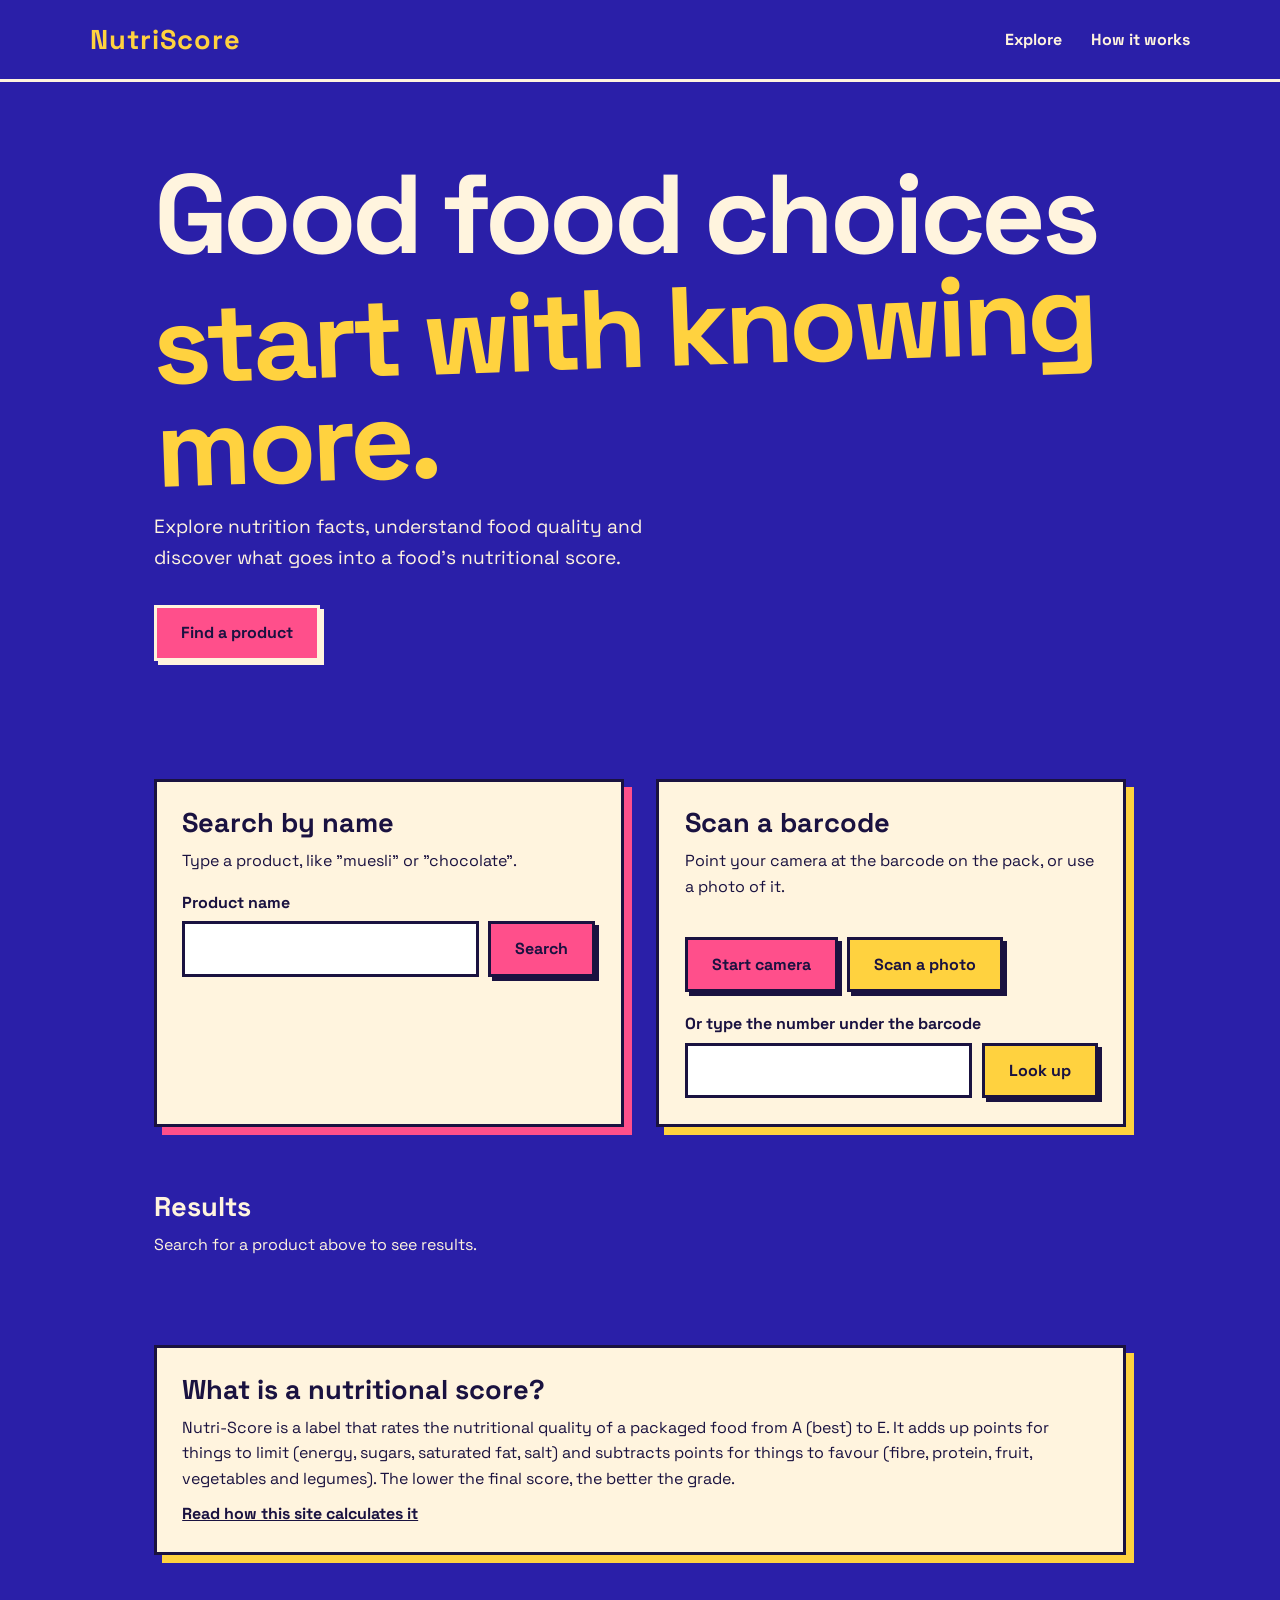
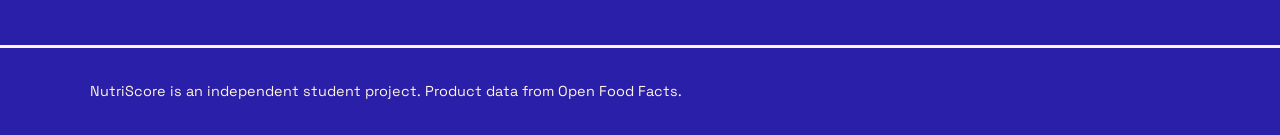
<file: frontend/index.html>
<!DOCTYPE html>
<html lang="en">
<head>
  <meta charset="utf-8">
  <meta name="viewport" content="width=device-width, initial-scale=1">
  <title>NutriScore - explore food nutrition</title>
  <link rel="preconnect" href="https://fonts.googleapis.com">
  <link rel="preconnect" href="https://fonts.gstatic.com" crossorigin>
  <link href="https://fonts.googleapis.com/css2?family=Space+Grotesk:wght@500;700&display=swap" rel="stylesheet">
  <link rel="stylesheet" href="css/style.css">
</head>
<body>
  <header class="site-header">
    <a class="wordmark" href="index.html">NutriScore</a>
    <nav aria-label="Main">
      <a href="index.html#find">Explore</a>
      <a href="about.html">How it works</a>
    </nav>
  </header>

  <main>
    <section class="hero">
      <h1>Good food choices<span>start with knowing more.</span></h1>
      <p class="lead">Explore nutrition facts, understand food quality and discover what goes into a food's nutritional score.</p>
      <a class="btn" href="#find">Find a product</a>
    </section>

    <!-- Two ways to find a product: by name, or by scanning its barcode -->
    <section id="find" class="grid two" aria-label="Find a product">
      <div class="card">
        <h2>Search by name</h2>
        <p>Type a product, like "muesli" or "chocolate".</p>
        <form id="name-form">
          <label for="q">Product name</label>
          <div class="row">
            <input id="q" name="q" type="search" minlength="2" maxlength="100" required>
            <button class="btn" type="submit">Search</button>
          </div>
        </form>
      </div>

      <div class="card sun">
        <h2>Scan a barcode</h2>
        <p>Point your camera at the barcode on the pack, or use a photo of it.</p>
        <div id="reader" class="reader"></div>
        <p id="scan-status" role="status" aria-live="polite"></p>
        <div class="buttons">
          <button id="scan-toggle" class="btn" type="button">Start camera</button>
          <button id="scan-photo-btn" class="btn alt" type="button">Scan a photo</button>
          <input id="scan-photo" type="file" accept="image/*" hidden>
        </div>
        <form id="barcode-form">
          <label for="barcode">Or type the number under the barcode</label>
          <div class="row">
            <input id="barcode" name="barcode" type="text" inputmode="numeric" pattern="[0-9]{8,14}" maxlength="14" required>
            <button class="btn alt" type="submit">Look up</button>
          </div>
        </form>
      </div>
    </section>

    <section aria-labelledby="results-heading">
      <h2 id="results-heading" tabindex="-1">Results</h2>
      <p id="status" role="status" aria-live="polite"></p>
      <ul id="results" class="grid"></ul>
      <nav id="pager" aria-label="Result pages" hidden>
        <button id="prev" class="btn alt" type="button">Previous</button>
        <span id="page-label"></span>
        <button id="next" class="btn alt" type="button">Next</button>
      </nav>
    </section>

    <section class="card sun">
      <h2>What is a nutritional score?</h2>
      <p>Nutri-Score is a label that rates the nutritional quality of a packaged food from A (best) to E. It adds up points for things to limit (energy, sugars, saturated fat, salt) and subtracts points for things to favour (fibre, protein, fruit, vegetables and legumes). The lower the final score, the better the grade.</p>
      <p><a href="about.html"><b>Read how this site calculates it</b></a></p>
    </section>
  </main>

  <footer class="site-footer">NutriScore is an independent student project. Product data from Open Food Facts.</footer>

  <!-- One reusable block per search result. search.js copies it for every product. -->
  <template id="result-template">
    <li class="card result">
      <a class="result-link" href="#">
        <img class="result-img" alt="" width="96" height="96">
        <div>
          <h3 class="result-name"></h3>
          <p class="result-brand"></p>
          <p class="result-category"></p>
          <p class="result-source-grade"></p>
        </div>
      </a>
    </li>
  </template>

  <script src="js/lib/html5-qrcode.min.js"></script>
  <script src="js/api.js"></script>
  <script src="js/search.js"></script>
  <script src="js/scanner.js"></script>
</body>
</html>
</file>
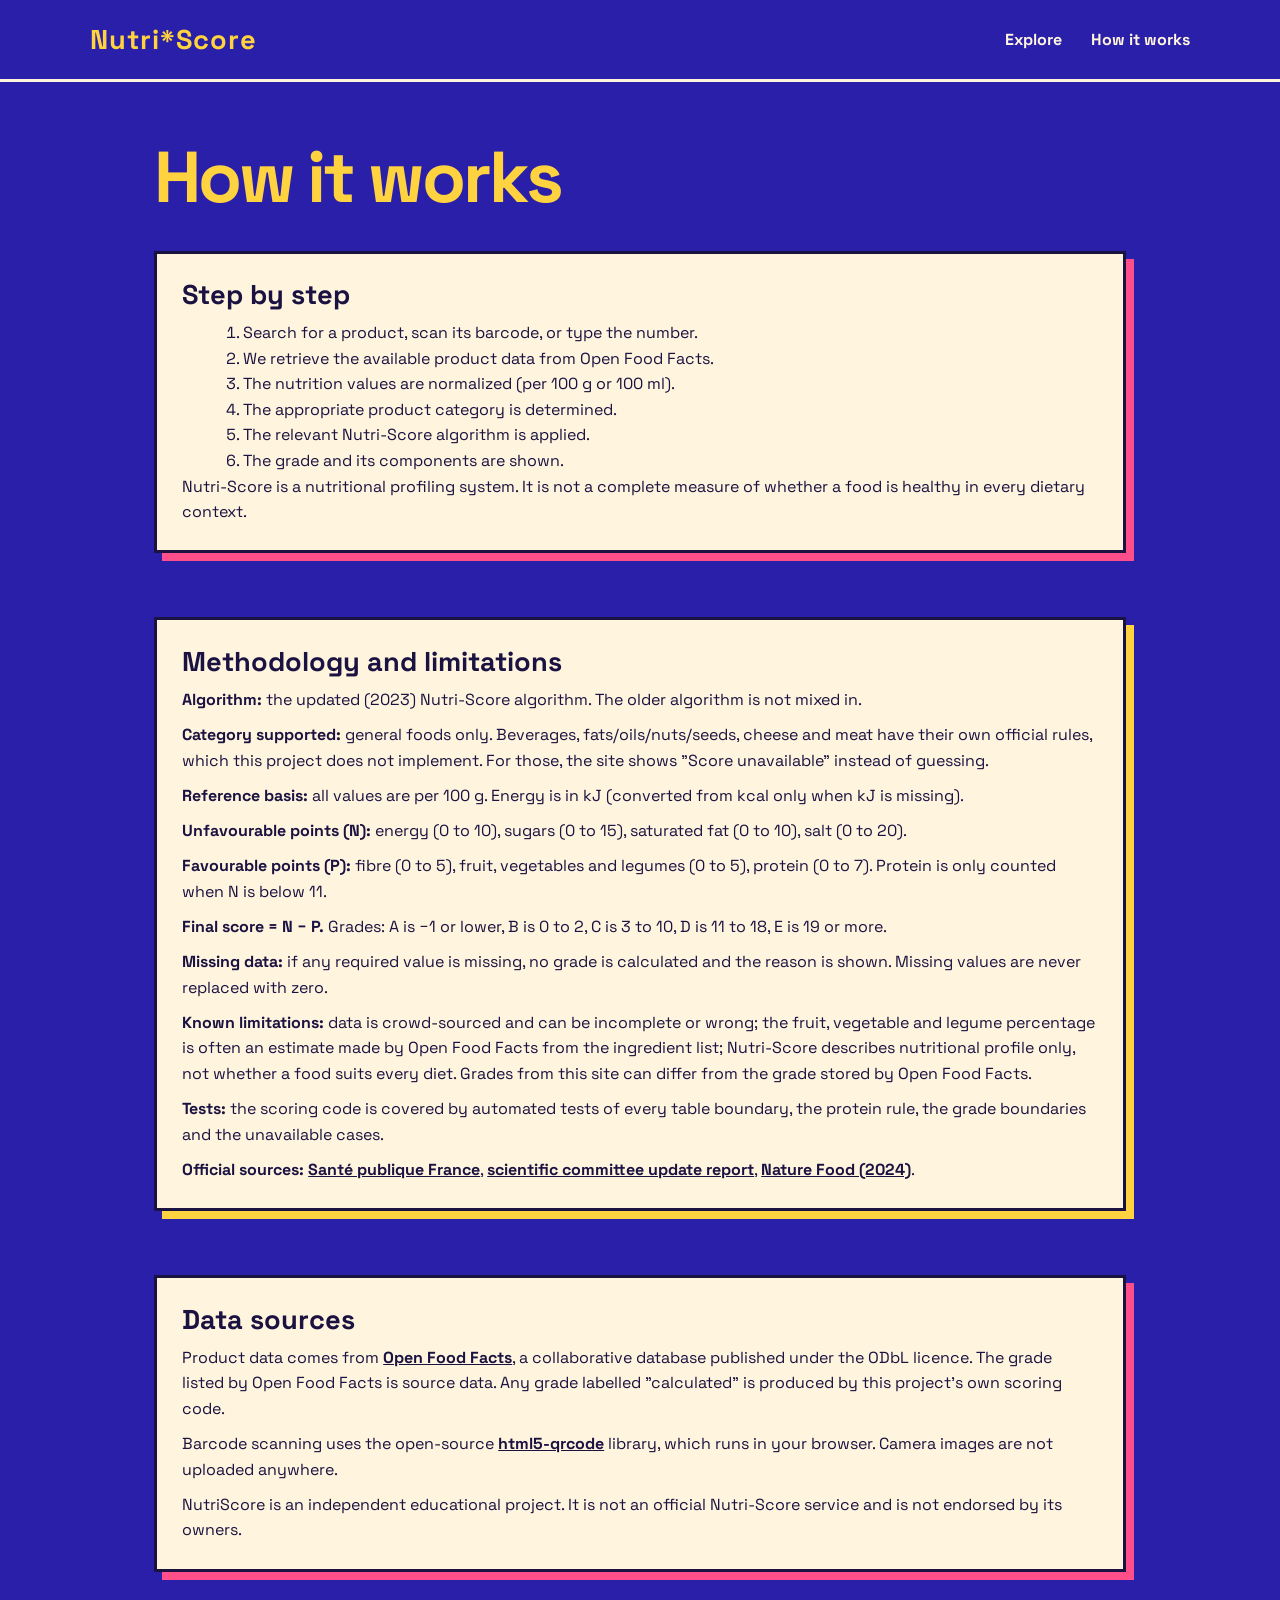
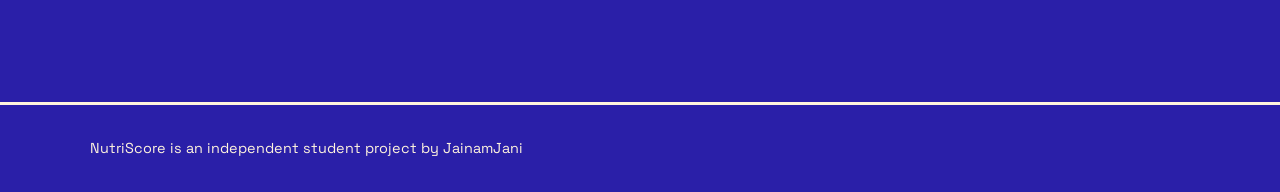
<file: frontend/about.html>
<!DOCTYPE html>
<html lang="en">
<head>
  <meta charset="utf-8">
  <meta name="viewport" content="width=device-width, initial-scale=1">
  <title>How it works - NutriScore</title>
  <link rel="preconnect" href="https://fonts.googleapis.com">
  <link rel="preconnect" href="https://fonts.gstatic.com" crossorigin>
  <link href="https://fonts.googleapis.com/css2?family=Space+Grotesk:wght@500;700&display=swap" rel="stylesheet">
  <link rel="stylesheet" href="css/style.css">
</head>
<body>
  <header class="site-header">
    <a class="wordmark" href="index.html">Nutri*Score</a>
    <nav aria-label="Main">
      <a href="index.html#find">Explore</a>
      <a href="about.html">How it works</a>
    </nav>
  </header>

  <main class="prose">
    <h1>How it works</h1>

    <section class="card">
      <h2>Step by step</h2>
      <ol>
        <li>Search for a product, scan its barcode, or type the number.</li>
        <li>We retrieve the available product data from Open Food Facts.</li>
        <li>The nutrition values are normalized (per 100 g or 100 ml).</li>
        <li>The appropriate product category is determined.</li>
        <li>The relevant Nutri-Score algorithm is applied.</li>
        <li>The grade and its components are shown.</li>
      </ol>
      <p>Nutri-Score is a nutritional profiling system. It is not a complete measure of whether a food is healthy in every dietary context.</p>
    </section>

    <section class="card sun">
      <h2>Methodology and limitations</h2>
      <p><b>Algorithm:</b> the updated (2023) Nutri-Score algorithm. The older algorithm is not mixed in.</p>
      <p><b>Category supported:</b> general foods only. Beverages, fats/oils/nuts/seeds, cheese and meat have their own official rules, which this project does not implement. For those, the site shows "Score unavailable" instead of guessing.</p>
      <p><b>Reference basis:</b> all values are per 100 g. Energy is in kJ (converted from kcal only when kJ is missing).</p>
      <p><b>Unfavourable points (N):</b> energy (0 to 10), sugars (0 to 15), saturated fat (0 to 10), salt (0 to 20).</p>
      <p><b>Favourable points (P):</b> fibre (0 to 5), fruit, vegetables and legumes (0 to 5), protein (0 to 7). Protein is only counted when N is below 11.</p>
      <p><b>Final score = N &minus; P.</b> Grades: A is &minus;1 or lower, B is 0 to 2, C is 3 to 10, D is 11 to 18, E is 19 or more.</p>
      <p><b>Missing data:</b> if any required value is missing, no grade is calculated and the reason is shown. Missing values are never replaced with zero.</p>
      <p><b>Known limitations:</b> data is crowd-sourced and can be incomplete or wrong; the fruit, vegetable and legume percentage is often an estimate made by Open Food Facts from the ingredient list; Nutri-Score describes nutritional profile only, not whether a food suits every diet. Grades from this site can differ from the grade stored by Open Food Facts.</p>
      <p><b>Tests:</b> the scoring code is covered by automated tests of every table boundary, the protein rule, the grade boundaries and the unavailable cases.</p>
      <p><b>Official sources:</b>
        <a href="https://www.santepubliquefrance.fr/en/nutri-score">Sant&eacute; publique France</a>,
        <a href="https://www.blv.admin.ch/dam/fr/sd-web/gIxXfypDnYOO/aktuelisierungsbericht-gremiums-nutri-score-2022-en.pdf">scientific committee update report</a>,
        <a href="https://www.nature.com/articles/s43016-024-00920-3">Nature Food (2024)</a>.</p>
    </section>

    <section class="card">
      <h2>Data sources</h2>
      <p>Product data comes from <a href="https://world.openfoodfacts.org">Open Food Facts</a>, a collaborative database published under the ODbL licence. The grade listed by Open Food Facts is source data. Any grade labelled "calculated" is produced by this project's own scoring code.</p>
      <p>Barcode scanning uses the open-source <a href="https://github.com/mebjas/html5-qrcode">html5-qrcode</a> library, which runs in your browser. Camera images are not uploaded anywhere.</p>
      <p>NutriScore is an independent educational project. It is not an official Nutri-Score service and is not endorsed by its owners.</p>
    </section>
  </main>

  <footer class="site-footer">NutriScore is an independent student project by JainamJani</footer>
</body>
</html>
</file>
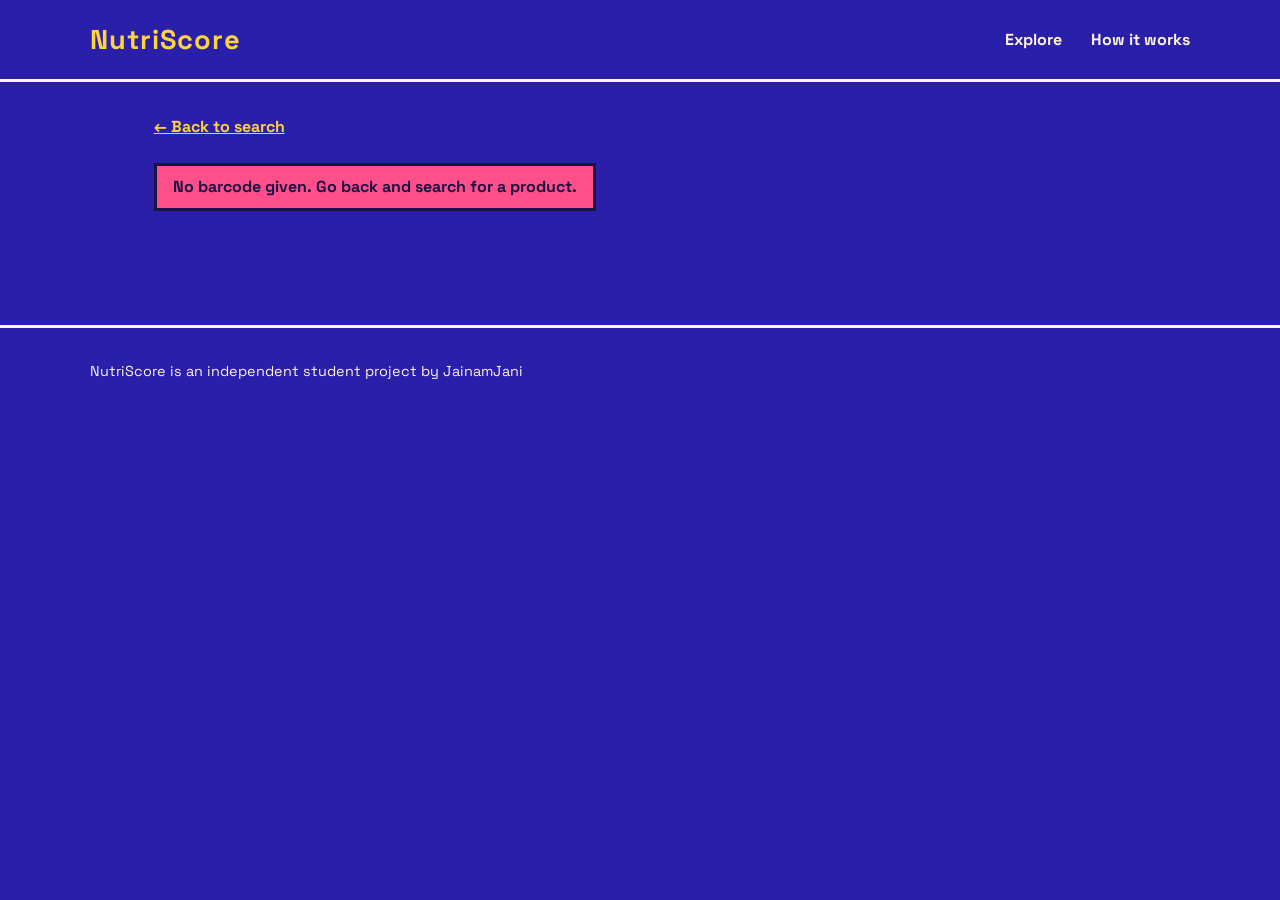
<file: frontend/product.html>
<!DOCTYPE html>
<html lang="en">
<head>
  <meta charset="utf-8">
  <meta name="viewport" content="width=device-width, initial-scale=1">
  <title>Product analysis - NutriScore</title>
  <link rel="preconnect" href="https://fonts.googleapis.com">
  <link rel="preconnect" href="https://fonts.gstatic.com" crossorigin>
  <link href="https://fonts.googleapis.com/css2?family=Space+Grotesk:wght@500;700&display=swap" rel="stylesheet">
  <link rel="stylesheet" href="css/style.css">
</head>
<body>
  <header class="site-header">
    <a class="wordmark" href="index.html">NutriScore</a>
    <nav aria-label="Main">
      <a href="index.html#find">Explore</a>
      <a href="about.html">How it works</a>
    </nav>
  </header>

  <main>
    <p class="back"><a href="index.html#find">&larr; Back to search</a></p>
    <p id="status" role="status" aria-live="polite"></p>

    <article id="product" hidden>
      <div class="product-head">
        <img id="product-image" alt="" hidden>
        <div>
          <h1 id="product-name"></h1>
          <p class="meta" id="product-brand"></p>
          <p class="meta" id="product-category"></p>
          <p class="meta">Barcode: <span id="product-barcode"></span></p>
        </div>
      </div>

      <section aria-labelledby="score-heading">
        <h2 id="score-heading">Scores</h2>
        <!-- Two separate blocks: never show the Open Food Facts grade as ours. -->
        <div class="grid two">
          <div class="card" id="calculated-grade">
            <h3>Calculated by NutriScore</h3>
            <p class="value">Score unavailable</p>
            <p class="reason"></p>
            <ul id="breakdown" hidden></ul>
          </div>
          <div class="card sun" id="source-grade">
            <h3>Listed by Open Food Facts</h3>
            <p class="value">Not provided</p>
          </div>
        </div>
      </section>

      <section aria-labelledby="nutrition-heading">
        <h2 id="nutrition-heading">Nutrition per 100 g / 100 ml</h2>
        <div class="card">
          <table>
            <thead><tr><th scope="col">Nutrient</th><th scope="col">Amount</th></tr></thead>
            <tbody id="nutrition-body"></tbody>
          </table>
          <p id="completeness"></p>
        </div>
      </section>

      <section aria-labelledby="ingredients-heading">
        <h2 id="ingredients-heading">Ingredients</h2>
        <div class="card sun"><p id="ingredients"></p></div>
      </section>

      <p class="attribution">Data: <a id="source-link" href="https://world.openfoodfacts.org">Open Food Facts</a> (ODbL licence).</p>
    </article>
  </main>

  <footer class="site-footer">NutriScore is an independent student project by JainamJani</footer>

  <script src="js/api.js"></script>
  <script src="js/product.js"></script>
</body>
</html>
</file>
<file: frontend/css/style.css>
/* NutriScore styles. Same look as the Practical Set: blue, pink and yellow, hard shadows. */
:root {
  --bg: #2a1fa8;        /* page blue */
  --ink: #fff4de;       /* cream (text on blue, card background) */
  --dark: #1a1240;      /* text on cards, borders */
  --pop: #ff4f8b;       /* pink */
  --sun: #ffd23f;       /* yellow */
  --muted: #4b4470;
  --pad: 7vw;
  --font: "Space Grotesk", system-ui, -apple-system, "Segoe UI", sans-serif;
}
* { box-sizing: border-box; margin: 0; }
[hidden] { display: none !important; }
body { font-family: var(--font); background: var(--bg); color: var(--ink); line-height: 1.6; }
a { color: inherit; }
:focus-visible { outline: 3px solid var(--sun); outline-offset: 3px; }
.card :focus-visible { outline-color: var(--dark); }

h1, h2, h3 { line-height: 1.15; }
h2 { font-size: 1.7rem; margin-bottom: .6rem; }
h3 { font-size: 1.1rem; }

/* ---------- Header / footer ---------- */
.site-header { display: flex; justify-content: space-between; align-items: center; flex-wrap: wrap; gap: .5rem;
  padding: 1.1rem var(--pad); border-bottom: 3px solid var(--ink); }
.wordmark { font-size: 1.7rem; font-weight: 800; letter-spacing: .04em; color: var(--sun); text-decoration: none; }
.site-header nav a { margin-left: 1.6rem; font-weight: 700; text-decoration: none; }
.site-header nav a:hover { color: var(--sun); }
main { max-width: 72rem; margin: 0 auto; padding: 0 var(--pad) 10vh; }
.site-footer { padding: 2rem var(--pad); border-top: 3px solid var(--ink); font-size: .9rem; }

/* ---------- Hero ---------- */
.hero { padding: 9vh 0 6vh; }
.hero h1 { font-size: clamp(2.8rem, 10vw, 7rem); line-height: .92; letter-spacing: -.04em; }
.hero h1 span { display: block; color: var(--sun); transform: rotate(-2deg); margin-top: .1em; }
.lead { max-width: 42ch; margin-top: 1.8rem; font-size: 1.2rem; }

/* ---------- Buttons ---------- */
.btn { display: inline-block; padding: .75rem 1.5rem; font: inherit; font-weight: 700; cursor: pointer;
  background: var(--pop); color: var(--dark); text-decoration: none; border: 3px solid var(--dark);
  box-shadow: 4px 4px 0 var(--dark); transition: .15s; }
.btn:hover:not(:disabled) { background: var(--sun); transform: translate(-2px, -2px); box-shadow: 6px 6px 0 var(--dark); }
.btn:disabled { opacity: .45; cursor: default; box-shadow: none; }
.btn.alt { background: var(--sun); }
.btn.alt:hover:not(:disabled) { background: var(--pop); }
.hero .btn { margin-top: 2rem; border-color: var(--ink); box-shadow: 4px 4px 0 var(--ink); }

/* ---------- Cards and grids ---------- */
.card { background: var(--ink); color: var(--dark); padding: 1.6rem; border: 3px solid var(--dark); box-shadow: 8px 8px 0 var(--pop); }
.card.sun { box-shadow: 8px 8px 0 var(--sun); }
.card p + p { margin-top: .6rem; }
.grid { display: grid; grid-template-columns: repeat(auto-fit, minmax(260px, 1fr)); gap: 2rem; list-style: none; padding: 0; }
.grid.two { grid-template-columns: repeat(auto-fit, minmax(300px, 1fr)); }
section + section { margin-top: 4rem; }

/* ---------- Forms ---------- */
label { display: block; font-weight: 700; margin-bottom: .35rem; }
.row { display: flex; gap: .6rem; }
input[type="search"], input[type="text"] { flex: 1; min-width: 0; padding: .7rem .8rem; font: inherit; color: var(--dark);
  background: #fff; border: 3px solid var(--dark); }
.buttons { display: flex; flex-wrap: wrap; gap: .6rem; margin: .9rem 0 1.2rem; }
.card form { margin-top: 1rem; }

/* ---------- Scanner ---------- */
.reader { margin-top: 1rem; border: 3px solid var(--dark); background: #000; overflow: hidden; }
.reader:empty { display: none; }
.reader video { width: 100%; }
#scan-status { min-height: 1.5em; font-size: .95rem; }
#scan-status.error { color: #b3123f; font-weight: 700; }

/* ---------- Results ---------- */
#status { min-height: 1.6em; margin: .5rem 0 1.5rem; }
#status.error { display: inline-block; padding: .5rem 1rem; background: var(--pop); color: var(--dark); font-weight: 700; border: 3px solid var(--dark); }
.result { padding: 0; transition: .2s; }
.result:hover { transform: translate(-4px, -4px); box-shadow: 12px 12px 0 var(--pop); }
.result-link { display: flex; gap: 1rem; align-items: center; padding: 1.2rem; color: inherit; text-decoration: none; }
.result-img { width: 96px; height: 96px; object-fit: contain; background: #fff; border: 3px solid var(--dark); flex: none; }
.result-name { font-size: 1.1rem; margin-bottom: .2rem; }
.result-brand, .result-category { font-size: .9rem; color: var(--muted); }
.result-source-grade { margin-top: .4rem; font-size: .85rem; }
#pager { display: flex; align-items: center; gap: 1rem; margin-top: 2rem; }

/* ---------- Grade letters (A best -> E worst) ---------- */
.grade { display: inline-block; min-width: 2.2rem; padding: 0 .55rem; text-align: center; font-weight: 700;
  color: var(--dark); border: 3px solid var(--dark); background: #ddd; }
.grade-a { background: #3ddc84; } .grade-b { background: #b8e53b; } .grade-c { background: var(--sun); }
.grade-d { background: #ff9f43; } .grade-e { background: var(--pop); }
.grade-big { font-size: 3rem; line-height: 1; padding: .3rem 1.1rem; box-shadow: 5px 5px 0 var(--dark); }

/* ---------- Product page ---------- */
.back { margin: 2rem 0 1rem; font-weight: 700; }
.product-head { display: grid; grid-template-columns: 240px 1fr; gap: 2.5rem; align-items: start; margin-bottom: 3rem; }
#product-image { width: 100%; background: #fff; border: 3px solid var(--ink); box-shadow: 8px 8px 0 var(--pop); }
#product-name { font-size: clamp(2rem, 6vw, 3.6rem); letter-spacing: -.03em; margin-bottom: .6rem; }
.meta { font-size: 1.05rem; }
.value { margin: .6rem 0; }
.source-note, .reason { font-size: .9rem; color: var(--muted); }
#breakdown { margin: .8rem 0 0 1.2rem; font-size: .95rem; }
table { width: 100%; max-width: 34rem; border-collapse: collapse; }
th, td { text-align: left; padding: .5rem .2rem; border-bottom: 2px solid #e2d6b6; }
td.na { color: var(--muted); font-style: italic; }
.attribution { margin-top: 2.5rem; font-size: .9rem; }
.attribution a, .back a { color: var(--sun); }

/* ---------- About page ---------- */
.prose h1 { font-size: clamp(2.4rem, 8vw, 4.5rem); letter-spacing: -.04em; margin: 6vh 0 2rem; color: var(--sun); }
.prose .card { margin-bottom: 2.5rem; }
.prose ol { margin-left: 1.3rem; }
.prose a { color: var(--dark); font-weight: 700; }

/* ---------- Phones ---------- */
@media (max-width: 40rem) {
  .product-head { grid-template-columns: 1fr; gap: 1.5rem; }
  #product-image { max-width: 220px; }
  .site-header nav a { margin: 0 1.2rem 0 0; }
  .grid, .grid.two { grid-template-columns: 1fr; }
}
</file>
